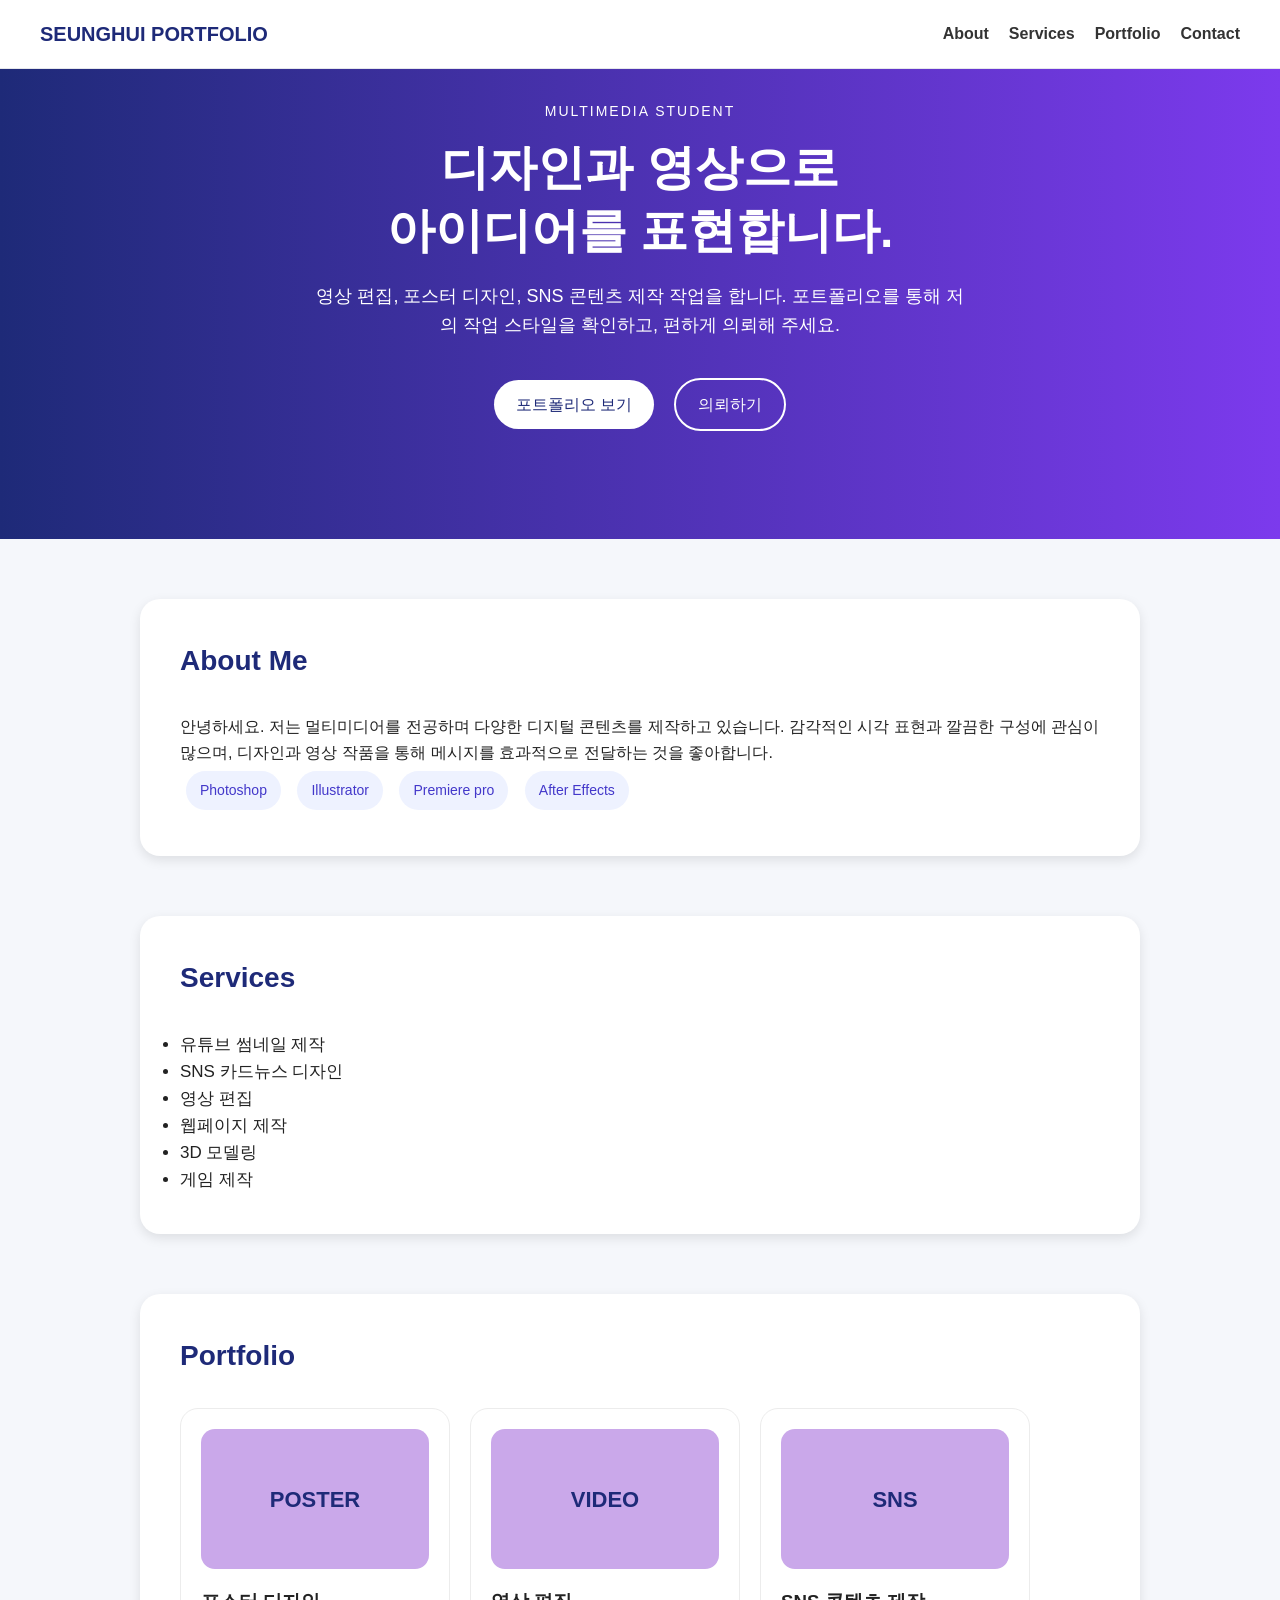
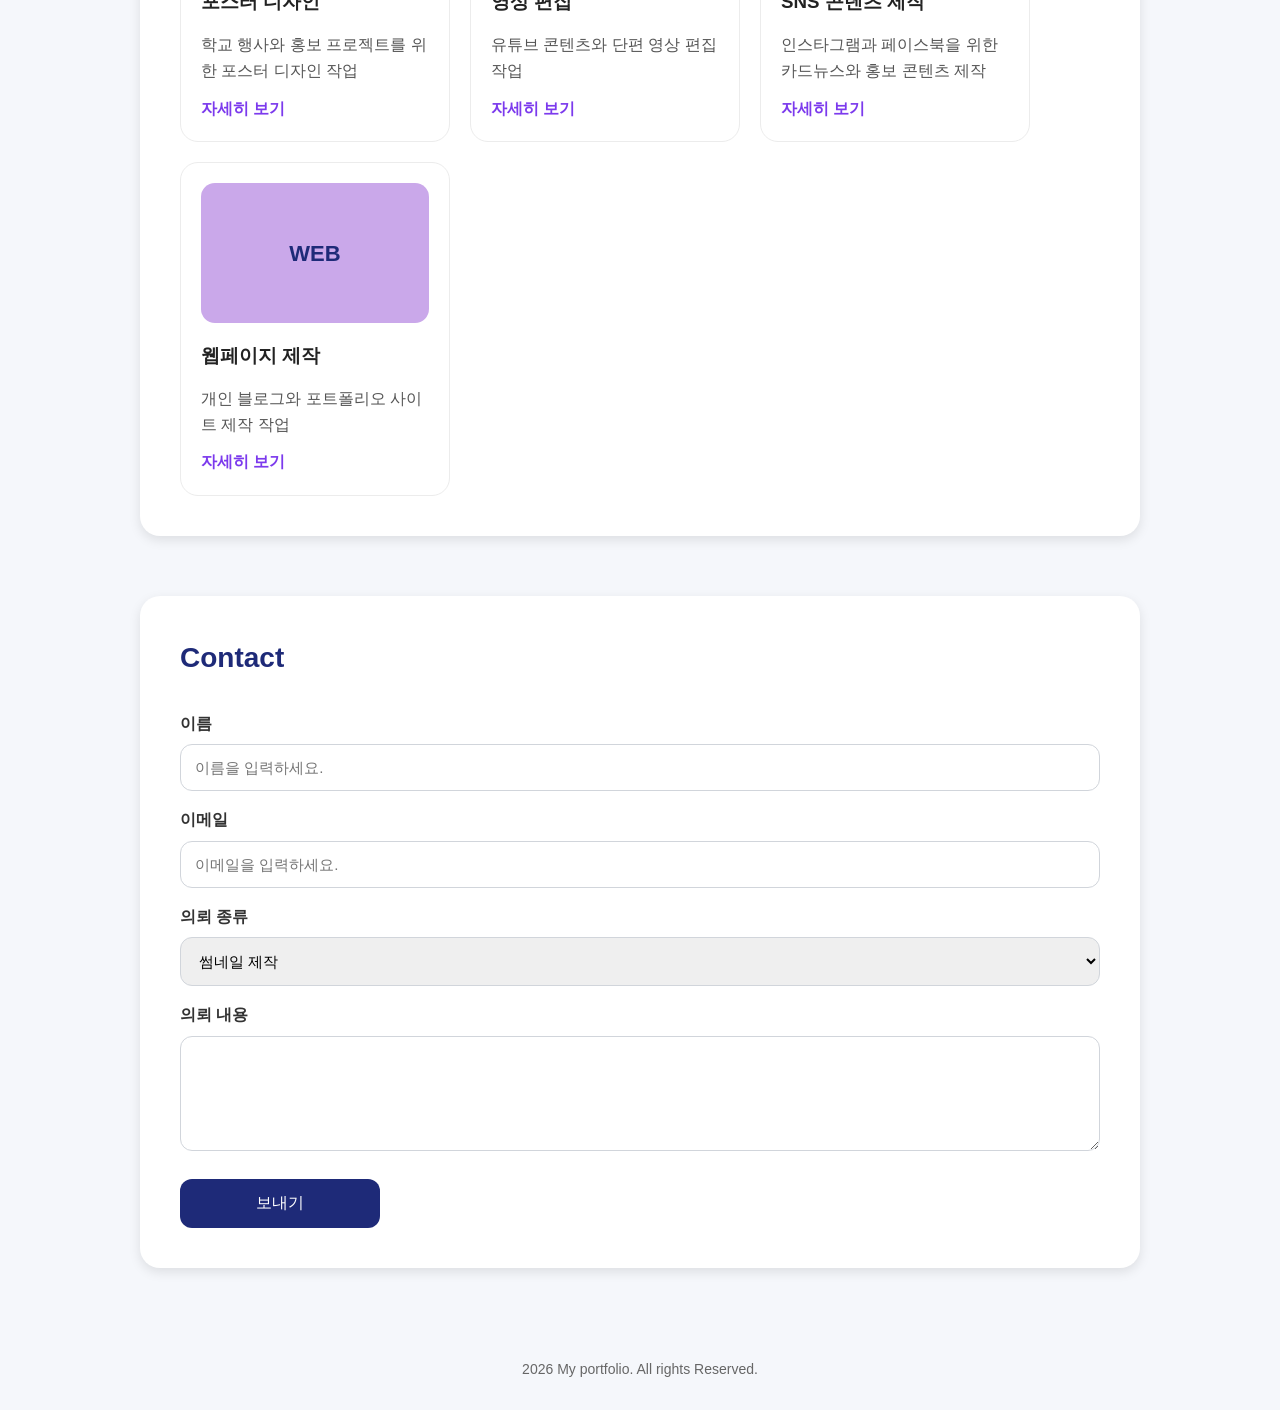
<file: index.html>
<!DOCTYPE html>
<html lang="en">
    <head>
        <meta charset="UTF-8">
        <meta name="viewport" content="width=device-width, initial-scale=1.0">
        <title>Seunghui portfolio</title>
        <link rel="stylesheet" href="style.css">
    </head>
    <body>
        <nav>
        <div class="logo">SEUNGHUI PORTFOLIO</div>
        <ul>
            <li><a href="#about">About</a></li>
            <li><a href="#services">Services</a></li>
            <li><a href="#portfolio">Portfolio</a></li>
            <li><a href="#contact">Contact</a></li>
        </ul>
</nav>

<header class="hero">
        <div class="hero-text">
            <p class="small-title">MULTIMEDIA STUDENT</p>
            <h1>디자인과 영상으로<br> 아이디어를 표현합니다.</h1>
            <p class="hero-description">영상 편집, 포스터 디자인, SNS 콘텐츠 제작 작업을 합니다. 포트폴리오를 통해 저의 작업 스타일을 확인하고, 편하게 의뢰해 주세요.</p>

            <div class="hero-buttons">
                <a href="#" class="btn first">포트폴리오 보기</a>
                <a href="#" class="btn second">의뢰하기</a>
            </div>
        </div>
        </header>

        <section id="about"> 
        <h2>About Me</h2>
        <p>안녕하세요. 저는 멀티미디어를 전공하며 다양한 디지털 콘텐츠를 제작하고 있습니다.
            감각적인 시각 표현과 깔끔한 구성에 관심이 많으며, 디자인과 영상 작품을 통해 메시지를 효과적으로 전달하는 것을 좋아합니다.
        </p>

        <div class="skills">
            <span>Photoshop</span>
            <span>Illustrator</span>
            <span>Premiere pro</span>
            <span>After Effects</span>
        </div>
        </section>

        <section id="service"> 
            <h2>Services</h2>
            <ul>
                <li>유튜브 썸네일 제작</li>
                <li>SNS 카드뉴스 디자인</li>
                <li>영상 편집</li>
                <li>웹페이지 제작</li>
                <li>3D 모델링</li>
                <li>게임 제작</li>
            </ul>
        </section>

        <section id="portfolio"> 
            <h2>Portfolio</h2>

            <div class="portfolio-grid">
                <div class="card">
                    <div class="card-image">POSTER</div>
                    <h3>포스터 디자인</h3>
                    <p>학교 행사와 홍보 프로젝트를 위한 포스터 디자인 작업</p> 
                    <a href="poster.html" target="_blank">자세히 보기</a>
                </div>

                <div class="card">
                    <div class="card-image">VIDEO</div>
                    <h3>영상 편집</h3>
                    <p>유튜브 콘텐츠와 단편 영상 편집 작업</p>
                    <a href="video.html" target="_blank">자세히 보기</a>
                </div>

                <div class="card">
                    <div class="card-image">SNS</div>
                    <h3>SNS 콘텐츠 제작</h3>
                    <p>인스타그램과 페이스북을 위한 카드뉴스와 홍보 콘텐츠 제작</p>
                    <a href="sns.html" target="_blank">자세히 보기</a>
                </div>

                <div class="card">
                    <div class="card-image">WEB</div>
                    <h3>웹페이지 제작</h3>
                    <p>개인 블로그와 포트폴리오 사이트 제작 작업</p>
                    <a href="web.html" target="_blank">자세히 보기</a>
                </div>
            </div>
        </section>

        <section id="contact"> 
            <h2>Contact</h2>

            <form class="contact-form">
                <label for="name">이름</label>
                <input type="text" name="name" placeholder="이름을 입력하세요.">

                <label for="email">이메일</label>
                <input type="email" name="email" placeholder="이메일을 입력하세요.">
                
                <label for="type">의뢰 종류</label>
                <select name="type">
                    <option>썸네일 제작</option>
                    <option>포스터 디자인</option>
                    <option>영상 편집</option>
                    <option>웹페이지 제작</option>
                </select>

                <label>의뢰 내용</label>
                <textarea name="message" placeholder="의뢰할 내용을 입력하세요." rows="5">
                </textarea>

                <input type="submit" value="보내기">
            </form>
        </section>

         <footer>
         <p>2026 My portfolio. All rights Reserved.</p>
         </footer>
    </body>

    </body>
</html>
</file>
<file: style.css>
*{
    box-sizing: border-box;
    margin: 0;
    padding: 0;
    font-family: Arial, sans-serif;
}

body{
    background-color: #f5f7fb;
    color: #222;
    line-height: 1.6;
}

nav {
background-color: #ffff;
border-bottom: 1px solid #e5e7eb;
padding: 18px 40px;
display: flex;
justify-content: space-between;
align-items: center;
position: fixed;
width: 100%;
top: 0;
left: 0;
z-index: 1000;
}

nav ul {
    list-style: none;
    display: flex;
    justify-content: space-between;
    gap:20px;
}

nav ul li a {
    text-decoration: none;
    color: #333;
    font-weight: bold;
}

nav ul li a:hover{
    color: #7c3aed;
}

.logo{
    font-size: 20px;
    font-weight: bold;
    color: #1e2a78;
}

.hero{
   background: #b08989;
background: linear-gradient(to right, #1e2a78, #7c3aed);
    color: white;
    padding: 100px 20px;
    text-align: center;
    animation: fadeUp 1s ease;
}

.small-title{
    font-size: 14px;
    letter-spacing: 2px;
    margin-bottom: 15px;
}

.hero h1{
    font-size: 48px;
    margin-bottom: 20px;
    line-height: 1.3;
}

.hero-description{
    font-size: 18px;
    width: 650px;
    margin: 0 auto 30px auto;
}

.btn{
    display: inline-block;
    padding: 12px 22px;
    border-radius: 30px;
    text-decoration: none;
    margin: 8px;
}

.first{
background-color: white;
color: #1e2a78;
}

.first:hover{
    background-color: #f3f4f6;
}

.second{
border: 2px solid white;
color: white;
}

.second:hover{
    background-color: white;
    color: #1e2a78;
}


section{
    background-color: white;
    width: 1000px;
    margin: 60px auto;
    padding: 40px;
    border-radius: 20px;
    box-shadow: rgba(0, 0, 0, 0.1) 0px 4px 12px;
}

section h2{
    font-size: 28px;
    margin-bottom: 30px;
    color: #1e2a78;
}

.skills span{
    display: inline-block;
    background-color: #eef2ff;
    padding: 8px 14px;
    border-radius: 20px;
    margin: 6px;
    font-size: 14px;
    color: #4338ca;
}

#service ul{
    font-size: 17px;
}

footer{
    text-align: center;
    padding: 30px 20px;
    color: #666;
    font-size: 14px;
}

.card{
    width: 270px;
    border: 1px solid #ececec;
    border-radius: 18px;
    padding: 20px;
    transition: box-shadow 0.3s, transform 0.3s;
}

.card:hover{
    transform: translate(0, -8px);
    box-shadow: 0 10px 24px rgba(0,0,0,0.12);
}

.card h3{
    color: #222;
    margin-bottom: 15px;
}

.card p{
    color: #555;
    margin-bottom: 12px;
}

.card a{
    color: #7c3aed;
    text-decoration: none;
    font-weight: bold;
}

.card a:hover{
    text-decoration: underline;
}

.card-image{
    height: 140px;
    background-color: rgb(202, 168, 234);
    border-radius: 14px;
    font-size: 22px;
    font-weight: bold;
    color: #1e2a78;
    display: flex;
    justify-content: center;
    align-items: center;
    margin-bottom: 18px;
}

.portfolio-grid{
    display: flex;
    gap: 20px;
    flex-wrap: wrap;
}

.contact-form label{
display: block;
margin-top: 16px;
margin-bottom: 8px;
color: #333;
font-weight: bold;
}

.contact-form input,
.contact-form select,
.contact-form textarea{
    width: 100%;
    padding: 14px;
    border: 1px solid #d1d5db;
    border-radius: 12px;
    font-size: 15px;
}

.contact-form input[type="submit"]{
    margin-top: 20px;
    background-color: #1e2a78;
    color: white;
    width: 200px;
    font-size: 16px;
    border: none;
    padding: 14px 24px;
    transition: background-color 0.3s, transform 0.3s;
}

.contact-form input[type="submit"]:hover{
    background-color: #7c3aed;
    transform: translate(0,-4px);
}

@keyframes fadeUp{
    from{
        opacity: 0;
        transform: translate(0, 25px);
    }
    to{
        opacity: 1;
        transform: translate(0,0);
    }
}
</file>
